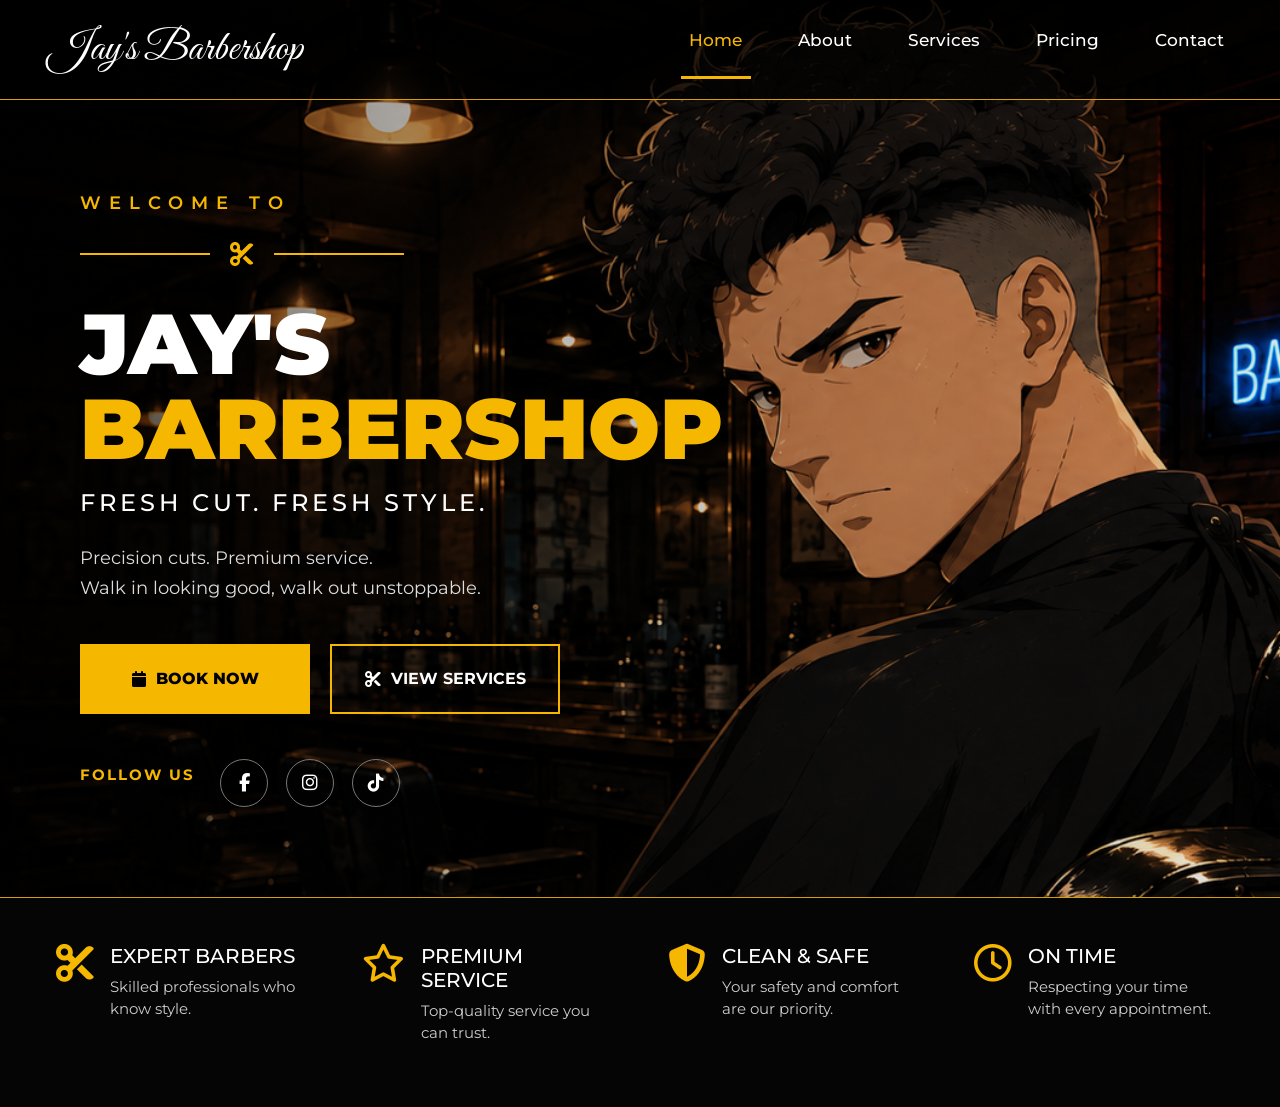
<file: index.html>
<!-- index.html -->

<!DOCTYPE html>
<html lang="en">
<head>
    <meta charset="UTF-8">
    <meta name="viewport" content="width=device-width, initial-scale=1.0">

    <title>Jay's Barbershop</title>

    <!-- BOOTSTRAP -->
    <link href="https://cdn.jsdelivr.net/npm/bootstrap@5.3.3/dist/css/bootstrap.min.css" rel="stylesheet">

    <!-- CUSTOM CSS -->
    <link rel="stylesheet" href="style.css">

    <!-- FONT AWESOME -->
    <link rel="stylesheet"
    href="https://cdnjs.cloudflare.com/ajax/libs/font-awesome/6.5.0/css/all.min.css"/>

    <!-- GOOGLE FONT -->
    <link href="https://fonts.googleapis.com/css2?family=Great+Vibes&family=Montserrat:wght@400;500;600;700;800;900&display=swap"
    rel="stylesheet">
</head>
<body>

    <!-- HERO -->
    <section class="hero">

        <!-- NAVBAR -->
        <nav class="navbar navbar-expand-lg custom-navbar">

            <div class="container-fluid px-5">

                <a class="navbar-brand logo" href="#">
                    Jay's Barbershop
                    <i class="fas fa-pole barber-icon"></i>
                </a>

                <button class="navbar-toggler bg-warning"
                    type="button"
                    data-bs-toggle="collapse"
                    data-bs-target="#navbarMenu">

                    <span class="navbar-toggler-icon"></span>

                </button>

                <div class="collapse navbar-collapse justify-content-end"
                    id="navbarMenu">

                    <ul class="navbar-nav">

                        <li class="nav-item">
                            <a class="nav-link active"
                            href="index.html">Home</a>
                        </li>

                        <li class="nav-item">
                            <a class="nav-link"
                            href="about.html">About</a>
                        </li>

                        <li class="nav-item">
                            <a class="nav-link"
                            href="services.html">Services</a>
                        </li>

                        <li class="nav-item">
                            <a class="nav-link"
                            href="pricing.html">Pricing</a>
                        </li>

                        <li class="nav-item">
                            <a class="nav-link"
                            href="contact.html">Contact</a>
                        </li>

                    </ul>

                </div>

            </div>

        </nav>

        <!-- HERO CONTENT -->
        <div class="hero-content container-fluid">

            <div class="row align-items-center">

                <div class="col-lg-7 left-content">

                    <p class="welcome">
                        WELCOME TO
                    </p>

                    <div class="line-icon">

                        <span></span>

                        <i class="fas fa-scissors"></i>

                        <span></span>

                    </div>

                    <h1>
                        JAY'S <br>
                        <span>BARBERSHOP</span>
                    </h1>

                    <h3>
                        FRESH CUT. FRESH STYLE.
                    </h3>

                    <p class="description">

                        Precision cuts.
                        Premium service.

                        <br>

                        Walk in looking good,
                        walk out unstoppable.

                    </p>

                    <!-- BUTTONS -->
                    <div class="buttons">

                        <a href="contact.html"
                        class="btn book-btn">

                            <i class="fas fa-calendar"></i>

                            BOOK NOW

                        </a>

                        <a href="services.html"
                        class="btn service-btn">

                            <i class="fas fa-scissors"></i>

                            VIEW SERVICES

                        </a>

                    </div>

                    <!-- SOCIALS -->
                    <div class="socials">

                        <p>FOLLOW US</p>

                        <div class="social-icons">

                            <a href="#">
                                <i class="fab fa-facebook-f"></i>
                            </a>

                            <a href="#">
                                <i class="fab fa-instagram"></i>
                            </a>

                            <a href="#">
                                <i class="fab fa-tiktok"></i>
                            </a>

                        </div>

                    </div>

                </div>

            </div>

        </div>

        <!-- FEATURES -->
        <div class="features container-fluid">

            <div class="row g-4">

                <!-- FEATURE -->
                <div class="col-lg-3 col-md-6">

                    <div class="card feature-box h-100">

                        <div class="card-body d-flex gap-3">

                            <i class="fas fa-scissors"></i>

                            <div>

                                <h4>EXPERT BARBERS</h4>

                                <p>
                                    Skilled professionals
                                    who know style.
                                </p>

                            </div>

                        </div>

                    </div>

                </div>

                <!-- FEATURE -->
                <div class="col-lg-3 col-md-6">

                    <div class="card feature-box h-100">

                        <div class="card-body d-flex gap-3">

                            <i class="far fa-star"></i>

                            <div>

                                <h4>PREMIUM SERVICE</h4>

                                <p>
                                    Top-quality service
                                    you can trust.
                                </p>

                            </div>

                        </div>

                    </div>

                </div>

                <!-- FEATURE -->
                <div class="col-lg-3 col-md-6">

                    <div class="card feature-box h-100">

                        <div class="card-body d-flex gap-3">

                            <i class="fas fa-shield-alt"></i>

                            <div>

                                <h4>CLEAN & SAFE</h4>

                                <p>
                                    Your safety and comfort
                                    are our priority.
                                </p>

                            </div>

                        </div>

                    </div>

                </div>

                <!-- FEATURE -->
                <div class="col-lg-3 col-md-6">

                    <div class="card feature-box h-100">

                        <div class="card-body d-flex gap-3">

                            <i class="far fa-clock"></i>

                            <div>

                                <h4>ON TIME</h4>

                                <p>
                                    Respecting your time
                                    with every appointment.
                                </p>

                            </div>

                        </div>

                    </div>

                </div>

            </div>

        </div>

    </section>

    <!-- BOOTSTRAP JS -->
    <script src="https://cdn.jsdelivr.net/npm/bootstrap@5.3.3/dist/js/bootstrap.bundle.min.js"></script>

    <!-- CUSTOM JS -->
    <script src="script.js"></script>

</body>
</html>
</file>
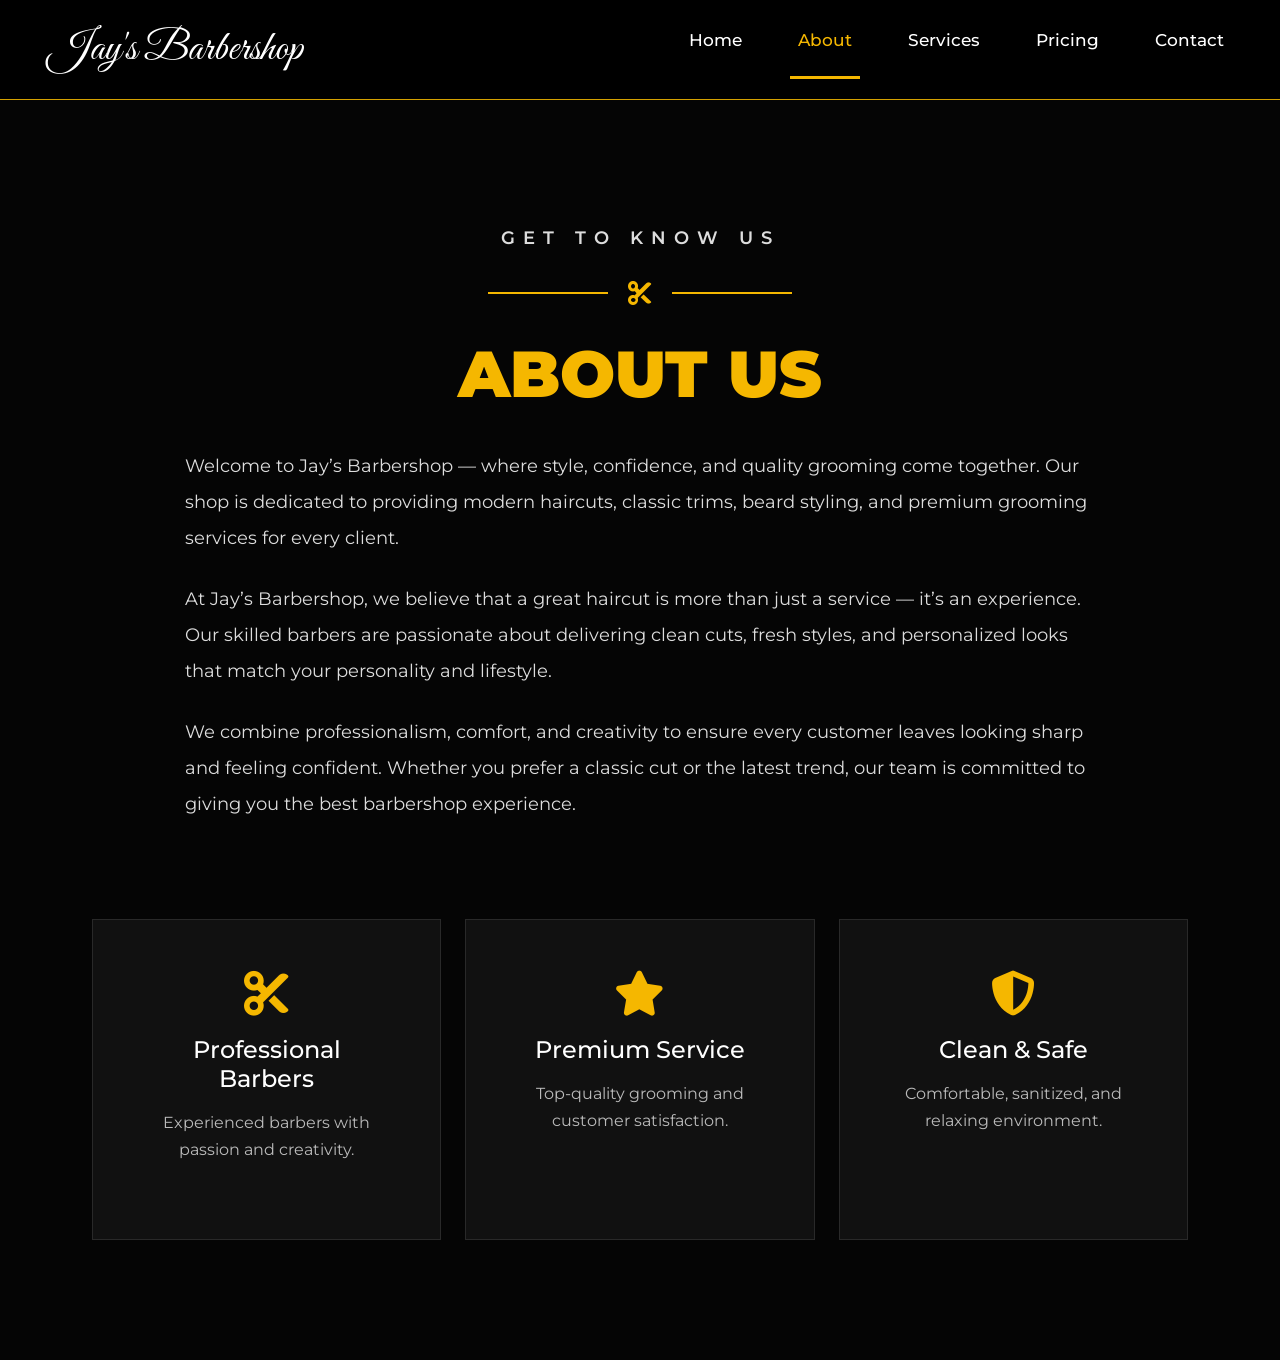
<file: about.html>
<!-- about.html -->

<!DOCTYPE html>
<html lang="en">
<head>
    <meta charset="UTF-8">
    <meta name="viewport" content="width=device-width, initial-scale=1.0">
    <title>About Us - Jay's Barbershop</title>

    <!-- BOOTSTRAP -->
    <link href="https://cdn.jsdelivr.net/npm/bootstrap@5.3.3/dist/css/bootstrap.min.css" rel="stylesheet">
    
    <!-- CUSTOM CSS -->
    <link rel="stylesheet" href="style.css">

    <!-- FONT AWESOME -->
    <link rel="stylesheet"
    href="https://cdnjs.cloudflare.com/ajax/libs/font-awesome/6.5.0/css/all.min.css"/>

    <!-- GOOGLE FONT -->
    <link href="https://fonts.googleapis.com/css2?family=Great+Vibes&family=Montserrat:wght@400;500;600;700;800;900&display=swap"
    rel="stylesheet">
</head>
<body>

    <!-- BOOTSTRAP NAVBAR -->
    <nav class="navbar navbar-expand-lg custom-navbar">

        <div class="container-fluid px-5">

            <a class="navbar-brand logo" href="index.html">
                Jay's Barbershop
                <i class="fas fa-pole barber-icon"></i>
            </a>

            <button class="navbar-toggler bg-warning"
                type="button"
                data-bs-toggle="collapse"
                data-bs-target="#navbarMenu">

                <span class="navbar-toggler-icon"></span>

            </button>

            <div class="collapse navbar-collapse justify-content-end" id="navbarMenu">

                <ul class="navbar-nav">

                    <li class="nav-item">
                        <a class="nav-link" href="index.html">Home</a>
                    </li>

                    <li class="nav-item">
                        <a class="nav-link active" href="about.html">About</a>
                    </li>

                    <li class="nav-item">
                        <a class="nav-link" href="services.html">Services</a>
                    </li>

                    <li class="nav-item">
                        <a class="nav-link" href="pricing.html">Pricing</a>
                    </li>

                    <li class="nav-item">
                        <a class="nav-link" href="contact.html">Contact</a>
                    </li>

                </ul>

            </div>

        </div>

    </nav>

    <!-- ABOUT SECTION -->
    <section class="about-section">

        <div class="container about-container">

            <div class="about-title text-center">

                <p>GET TO KNOW US</p>

                <div class="about-line justify-content-center">
                    <span></span>
                    <i class="fas fa-scissors"></i>
                    <span></span>
                </div>

                <h1>ABOUT US</h1>

            </div>

            <div class="row justify-content-center">

                <div class="col-lg-10">

                    <p>
                        Welcome to Jay’s Barbershop — where style, confidence,
                        and quality grooming come together. Our shop is dedicated
                        to providing modern haircuts, classic trims, beard styling,
                        and premium grooming services for every client.
                    </p>

                    <p>
                        At Jay’s Barbershop, we believe that a great haircut is more
                        than just a service — it’s an experience. Our skilled barbers
                        are passionate about delivering clean cuts, fresh styles,
                        and personalized looks that match your personality and lifestyle.
                    </p>

                    <p>
                        We combine professionalism, comfort, and creativity to ensure
                        every customer leaves looking sharp and feeling confident.
                        Whether you prefer a classic cut or the latest trend,
                        our team is committed to giving you the best barbershop experience.
                    </p>

                </div>

            </div>

            <!-- BOOTSTRAP CARDS -->
            <div class="row g-4 mt-5">

                <div class="col-lg-4 col-md-6">

                    <div class="card info-box h-100 text-center">

                        <div class="card-body">

                            <i class="fas fa-scissors"></i>

                            <h3>Professional Barbers</h3>

                            <p>
                                Experienced barbers with passion and creativity.
                            </p>

                        </div>

                    </div>

                </div>

                <div class="col-lg-4 col-md-6">

                    <div class="card info-box h-100 text-center">

                        <div class="card-body">

                            <i class="fas fa-star"></i>

                            <h3>Premium Service</h3>

                            <p>
                                Top-quality grooming and customer satisfaction.
                            </p>

                        </div>

                    </div>

                </div>

                <div class="col-lg-4 col-md-12">

                    <div class="card info-box h-100 text-center">

                        <div class="card-body">

                            <i class="fas fa-shield-alt"></i>

                            <h3>Clean & Safe</h3>

                            <p>
                                Comfortable, sanitized, and relaxing environment.
                            </p>

                        </div>

                    </div>

                </div>

            </div>

        </div>

    </section>

    <!-- BOOTSTRAP JS -->
    <script src="https://cdn.jsdelivr.net/npm/bootstrap@5.3.3/dist/js/bootstrap.bundle.min.js"></script>

</body>
</html>
</file>
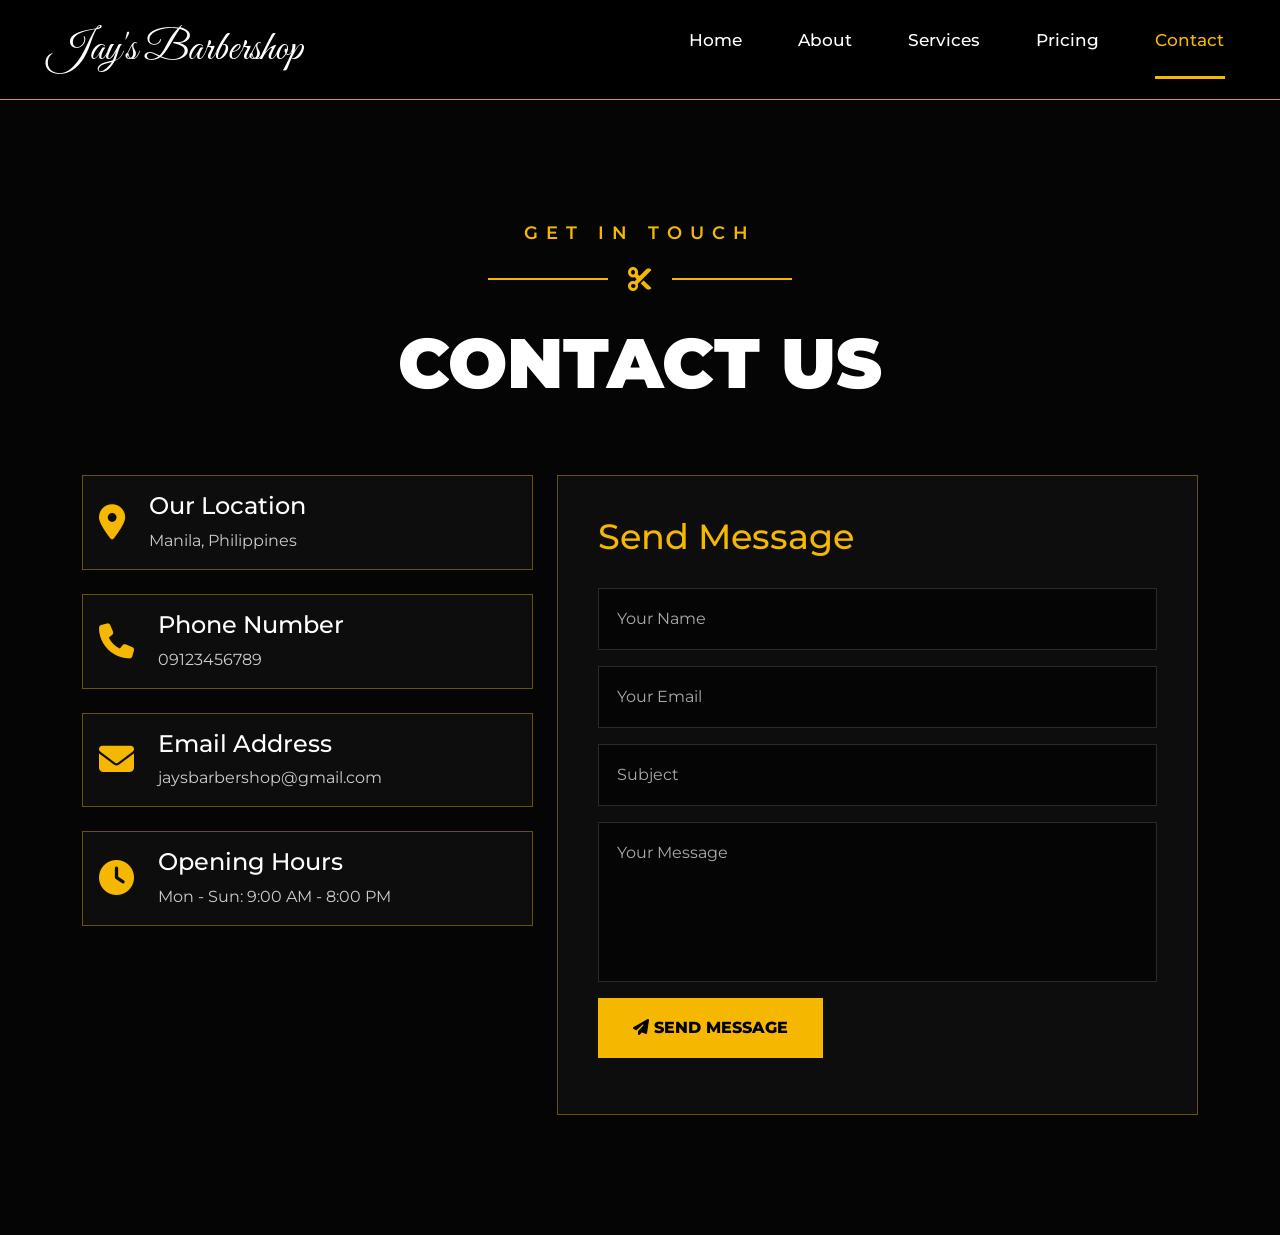
<file: contact.html>
<!-- contact.html -->

<!DOCTYPE html>
<html lang="en">
<head>
    <meta charset="UTF-8">
    <meta name="viewport" content="width=device-width, initial-scale=1.0">
    <title>Contact - Jay's Barbershop</title>

    <!-- BOOTSTRAP -->
    <link href="https://cdn.jsdelivr.net/npm/bootstrap@5.3.3/dist/css/bootstrap.min.css" rel="stylesheet">

    <!-- CSS -->
    <link rel="stylesheet" href="style.css">

    <!-- FONT AWESOME -->
    <link rel="stylesheet"
    href="https://cdnjs.cloudflare.com/ajax/libs/font-awesome/6.5.0/css/all.min.css"/>

    <!-- GOOGLE FONT -->
    <link href="https://fonts.googleapis.com/css2?family=Great+Vibes&family=Montserrat:wght@400;500;600;700;800;900&display=swap"
    rel="stylesheet">
</head>
<body>

    <!-- BOOTSTRAP NAVBAR -->
    <nav class="navbar navbar-expand-lg custom-navbar">

        <div class="container-fluid px-5">

            <a class="navbar-brand logo" href="index.html">
                Jay's Barbershop
                <i class="fas fa-pole barber-icon"></i>
            </a>

            <button class="navbar-toggler bg-warning"
                type="button"
                data-bs-toggle="collapse"
                data-bs-target="#navbarMenu">

                <span class="navbar-toggler-icon"></span>

            </button>

            <div class="collapse navbar-collapse justify-content-end" id="navbarMenu">

                <ul class="navbar-nav">

                    <li class="nav-item">
                        <a class="nav-link" href="index.html">Home</a>
                    </li>

                    <li class="nav-item">
                        <a class="nav-link" href="about.html">About</a>
                    </li>

                    <li class="nav-item">
                        <a class="nav-link" href="services.html">Services</a>
                    </li>

                    <li class="nav-item">
                        <a class="nav-link" href="pricing.html">Pricing</a>
                    </li>

                    <li class="nav-item">
                        <a class="nav-link active" href="contact.html">Contact</a>
                    </li>

                </ul>

            </div>

        </div>

    </nav>

    <!-- CONTACT SECTION -->
    <section class="contact-section">

        <div class="contact-title text-center">

            <p>GET IN TOUCH</p>

            <div class="contact-line justify-content-center">
                <span></span>
                <i class="fas fa-scissors"></i>
                <span></span>
            </div>

            <h1>CONTACT US</h1>

        </div>

        <div class="container">

            <div class="row g-4 align-items-stretch">

                <!-- CONTACT INFO -->
                <div class="col-lg-5">

                    <div class="row g-4">

                        <div class="col-12">
                            <div class="card contact-box h-100">
                                <div class="card-body d-flex align-items-center gap-4">
                                    <i class="fas fa-location-dot"></i>
                                    <div>
                                        <h3>Our Location</h3>
                                        <p>Manila, Philippines</p>
                                    </div>
                                </div>
                            </div>
                        </div>

                        <div class="col-12">
                            <div class="card contact-box h-100">
                                <div class="card-body d-flex align-items-center gap-4">
                                    <i class="fas fa-phone"></i>
                                    <div>
                                        <h3>Phone Number</h3>
                                        <p>09123456789</p>
                                    </div>
                                </div>
                            </div>
                        </div>

                        <div class="col-12">
                            <div class="card contact-box h-100">
                                <div class="card-body d-flex align-items-center gap-4">
                                    <i class="fas fa-envelope"></i>
                                    <div>
                                        <h3>Email Address</h3>
                                        <p>jaysbarbershop@gmail.com</p>
                                    </div>
                                </div>
                            </div>
                        </div>

                        <div class="col-12">
                            <div class="card contact-box h-100">
                                <div class="card-body d-flex align-items-center gap-4">
                                    <i class="fas fa-clock"></i>
                                    <div>
                                        <h3>Opening Hours</h3>
                                        <p>Mon - Sun: 9:00 AM - 8:00 PM</p>
                                    </div>
                                </div>
                            </div>
                        </div>

                    </div>

                </div>

                <!-- CONTACT FORM -->
                <div class="col-lg-7">

                    <form class="contact-form h-100" id="contactForm">

                        <h2>Send Message</h2>

                        <div class="mb-3">
                            <input type="text" id="name" class="form-control" placeholder="Your Name">
                        </div>

                        <div class="mb-3">
                            <input type="email" id="email" class="form-control" placeholder="Your Email">
                        </div>

                        <div class="mb-3">
                            <input type="text" id="subject" class="form-control" placeholder="Subject">
                        </div>

                        <div class="mb-3">
                            <textarea id="message" class="form-control" placeholder="Your Message"></textarea>
                        </div>

                        <button type="submit" class="btn contact-btn">
                            <i class="fas fa-paper-plane"></i>
                            SEND MESSAGE
                        </button>

                        <p id="formMessage" class="mt-3"></p>

                    </form>

                </div>

            </div>

        </div>

    </section>

    <!-- BOOTSTRAP JS -->
    <script src="https://cdn.jsdelivr.net/npm/bootstrap@5.3.3/dist/js/bootstrap.bundle.min.js"></script>

    <!-- CUSTOM JS -->
    <script src="script.js"></script>

</body>
</html>
</file>
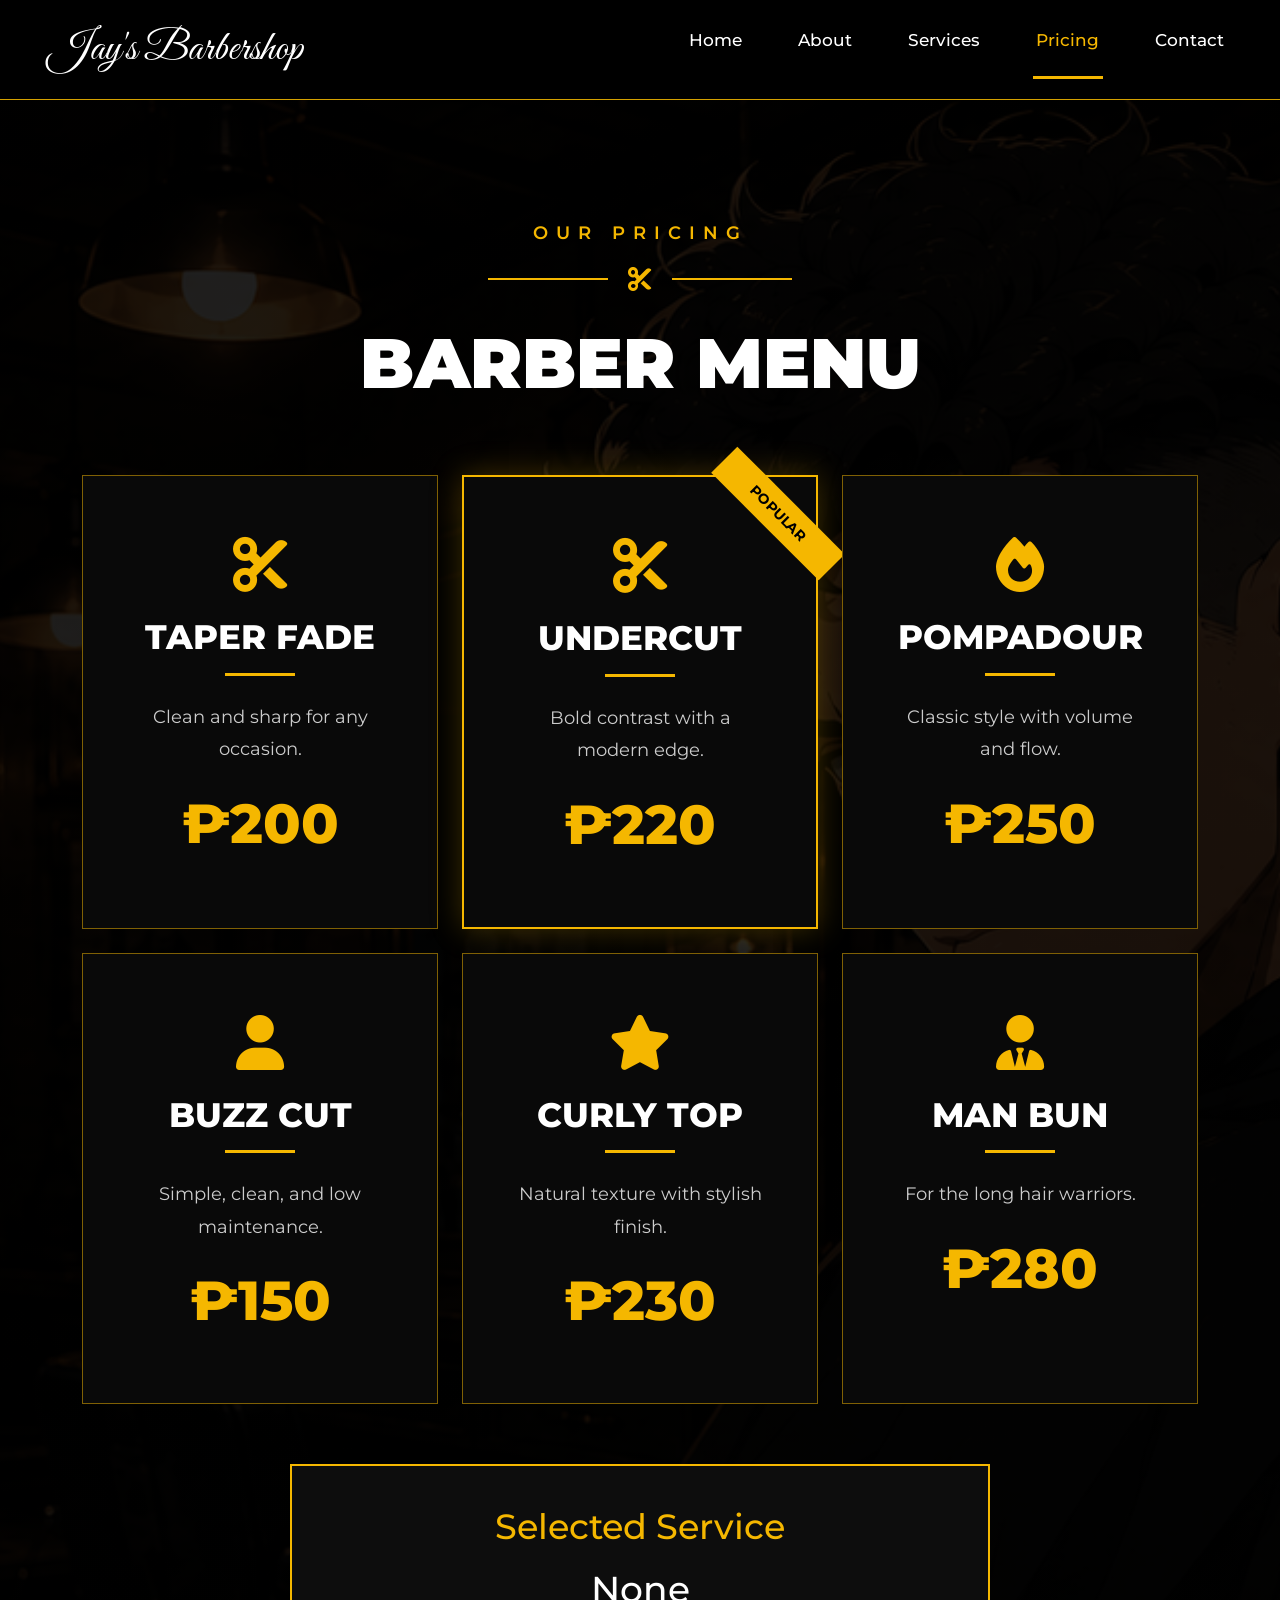
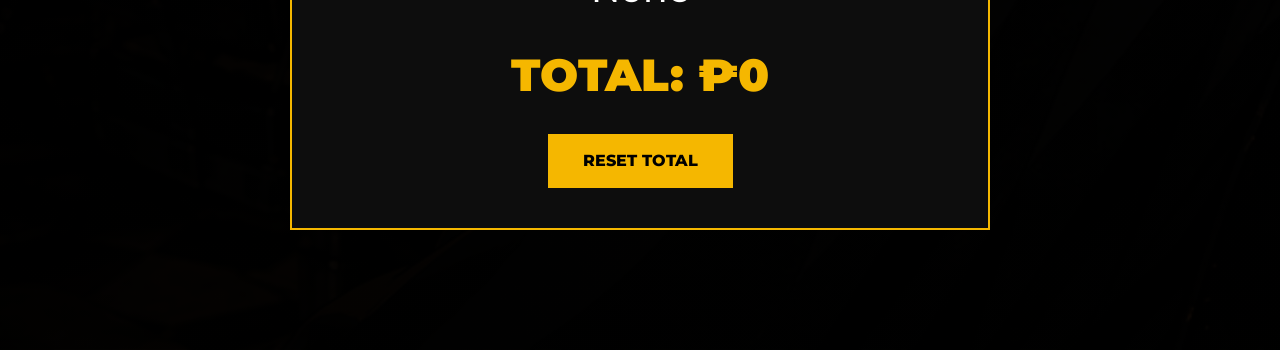
<file: pricing.html>
<!-- pricing.html -->

<!DOCTYPE html>
<html lang="en">
<head>
    <meta charset="UTF-8">
    <meta name="viewport" content="width=device-width, initial-scale=1.0">
    <title>Pricing - Jay's Barbershop</title>

    <!-- BOOTSTRAP -->
    <link href="https://cdn.jsdelivr.net/npm/bootstrap@5.3.3/dist/css/bootstrap.min.css" rel="stylesheet">

    <!-- CSS -->
    <link rel="stylesheet" href="style.css">

    <!-- FONT AWESOME -->
    <link rel="stylesheet"
    href="https://cdnjs.cloudflare.com/ajax/libs/font-awesome/6.5.0/css/all.min.css"/>

    <!-- GOOGLE FONT -->
    <link href="https://fonts.googleapis.com/css2?family=Great+Vibes&family=Montserrat:wght@400;500;600;700;800;900&display=swap"
    rel="stylesheet">
</head>
<body>

    <!-- BOOTSTRAP NAVBAR -->
    <nav class="navbar navbar-expand-lg custom-navbar">

        <div class="container-fluid px-5">

            <a class="navbar-brand logo" href="index.html">
                Jay's Barbershop
                <i class="fas fa-pole barber-icon"></i>
            </a>

            <button class="navbar-toggler bg-warning"
                type="button"
                data-bs-toggle="collapse"
                data-bs-target="#navbarMenu">

                <span class="navbar-toggler-icon"></span>

            </button>

            <div class="collapse navbar-collapse justify-content-end" id="navbarMenu">

                <ul class="navbar-nav">

                    <li class="nav-item">
                        <a class="nav-link" href="index.html">Home</a>
                    </li>

                    <li class="nav-item">
                        <a class="nav-link" href="about.html">About</a>
                    </li>

                    <li class="nav-item">
                        <a class="nav-link" href="services.html">Services</a>
                    </li>

                    <li class="nav-item">
                        <a class="nav-link active" href="pricing.html">Pricing</a>
                    </li>

                    <li class="nav-item">
                        <a class="nav-link" href="contact.html">Contact</a>
                    </li>

                </ul>

            </div>

        </div>

    </nav>

    <!-- PRICING SECTION -->
    <section class="pricing-section">

        <div class="pricing-title text-center">

            <p>OUR PRICING</p>

            <div class="pricing-line justify-content-center">
                <span></span>
                <i class="fas fa-scissors"></i>
                <span></span>
            </div>

            <h1>BARBER MENU</h1>

        </div>

        <!-- BOOTSTRAP PRICING CARDS -->
        <div class="container">

            <div class="row g-4">

                <div class="col-lg-4 col-md-6">
                    <div class="card price-card h-100" onclick="addService('Taper Fade', 200)">
                        <div class="card-body">
                            <i class="fas fa-scissors"></i>
                            <h3>TAPER FADE</h3>
                            <div class="small-line"></div>
                            <p>Clean and sharp for any occasion.</p>
                            <h2>₱200</h2>
                        </div>
                    </div>
                </div>

                <div class="col-lg-4 col-md-6">
                    <div class="card price-card featured h-100" onclick="addService('Undercut', 220)">
                        <div class="popular-tag">POPULAR</div>
                        <div class="card-body">
                            <i class="fas fa-cut"></i>
                            <h3>UNDERCUT</h3>
                            <div class="small-line"></div>
                            <p>Bold contrast with a modern edge.</p>
                            <h2>₱220</h2>
                        </div>
                    </div>
                </div>

                <div class="col-lg-4 col-md-6">
                    <div class="card price-card h-100" onclick="addService('Pompadour', 250)">
                        <div class="card-body">
                            <i class="fas fa-fire"></i>
                            <h3>POMPADOUR</h3>
                            <div class="small-line"></div>
                            <p>Classic style with volume and flow.</p>
                            <h2>₱250</h2>
                        </div>
                    </div>
                </div>

                <div class="col-lg-4 col-md-6">
                    <div class="card price-card h-100" onclick="addService('Buzz Cut', 150)">
                        <div class="card-body">
                            <i class="fas fa-user"></i>
                            <h3>BUZZ CUT</h3>
                            <div class="small-line"></div>
                            <p>Simple, clean, and low maintenance.</p>
                            <h2>₱150</h2>
                        </div>
                    </div>
                </div>

                <div class="col-lg-4 col-md-6">
                    <div class="card price-card h-100" onclick="addService('Curly Top', 230)">
                        <div class="card-body">
                            <i class="fas fa-star"></i>
                            <h3>CURLY TOP</h3>
                            <div class="small-line"></div>
                            <p>Natural texture with stylish finish.</p>
                            <h2>₱230</h2>
                        </div>
                    </div>
                </div>

                <div class="col-lg-4 col-md-6">
                    <div class="card price-card h-100" onclick="addService('Man Bun', 280)">
                        <div class="card-body">
                            <i class="fas fa-user-tie"></i>
                            <h3>MAN BUN</h3>
                            <div class="small-line"></div>
                            <p>For the long hair warriors.</p>
                            <h2>₱280</h2>
                        </div>
                    </div>
                </div>

            </div>

        </div>

        <!-- CLICK CALCULATOR -->
        <div class="container">

            <div class="calculator-display">

                <h2>Selected Service</h2>

                <h3 id="selectedService">None</h3>

                <div class="total-box">
                    TOTAL:
                    <span>₱<span id="totalPrice">0</span></span>
                </div>

                <button class="reset-btn" onclick="resetTotal()">
                    RESET TOTAL
                </button>

            </div>

        </div>

    </section>

    <!-- JS -->
    <script src="script.js"></script>

    <!-- BOOTSTRAP JS -->
    <script src="https://cdn.jsdelivr.net/npm/bootstrap@5.3.3/dist/js/bootstrap.bundle.min.js"></script>

</body>
</html>
</file>
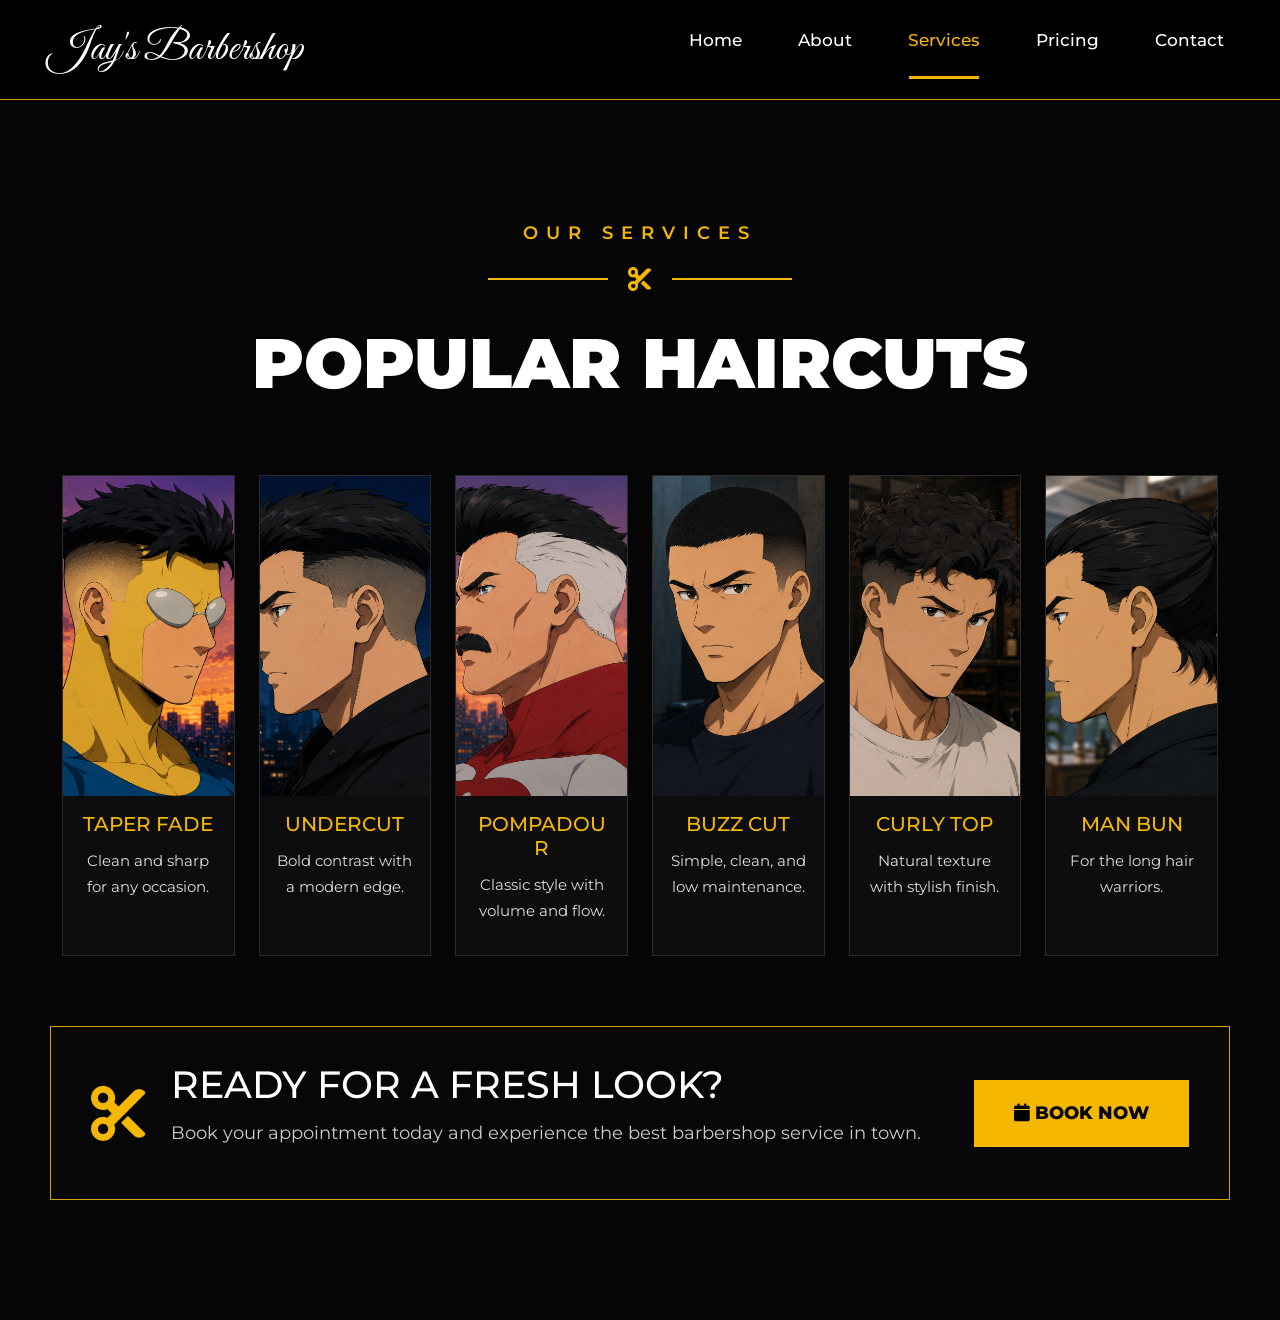
<file: services.html>
<!-- SERVICES PAGE -->

<!DOCTYPE html>
<html lang="en">
<head>
    <meta charset="UTF-8">
    <meta name="viewport"
    content="width=device-width, initial-scale=1.0">

    <title>Services - Jay's Barbershop</title>

    <!-- BOOTSTRAP -->
    <link href="https://cdn.jsdelivr.net/npm/bootstrap@5.3.3/dist/css/bootstrap.min.css"
    rel="stylesheet">

    <!-- CSS -->
    <link rel="stylesheet" href="style.css">

    <!-- FONT AWESOME -->
    <link rel="stylesheet"
    href="https://cdnjs.cloudflare.com/ajax/libs/font-awesome/6.5.0/css/all.min.css"/>

    <!-- GOOGLE FONT -->
    <link href="https://fonts.googleapis.com/css2?family=Great+Vibes&family=Montserrat:wght@400;500;600;700;800;900&display=swap"
    rel="stylesheet">

</head>
<body>

    <!-- BOOTSTRAP NAVBAR -->
    <nav class="navbar navbar-expand-lg custom-navbar">

        <div class="container-fluid px-5">

            <a class="navbar-brand logo"
            href="index.html">

                Jay's Barbershop

                <i class="fas fa-pole barber-icon"></i>

            </a>

            <button class="navbar-toggler bg-warning"
                type="button"
                data-bs-toggle="collapse"
                data-bs-target="#navbarMenu">

                <span class="navbar-toggler-icon"></span>

            </button>

            <div class="collapse navbar-collapse justify-content-end"
                id="navbarMenu">

                <ul class="navbar-nav">

                    <li class="nav-item">
                        <a class="nav-link"
                        href="index.html">Home</a>
                    </li>

                    <li class="nav-item">
                        <a class="nav-link"
                        href="about.html">About</a>
                    </li>

                    <li class="nav-item">
                        <a class="nav-link active"
                        href="services.html">Services</a>
                    </li>

                    <li class="nav-item">
                        <a class="nav-link"
                        href="pricing.html">Pricing</a>
                    </li>

                    <li class="nav-item">
                        <a class="nav-link"
                        href="contact.html">Contact</a>
                    </li>

                </ul>

            </div>

        </div>

    </nav>

    <!-- SERVICES -->
    <section class="services-section">

        <!-- TITLE -->
        <div class="services-title">

            <p>OUR SERVICES</p>

            <div class="services-line">

                <span></span>

                <i class="fas fa-scissors"></i>

                <span></span>

            </div>

            <h1>POPULAR HAIRCUTS</h1>

        </div>

        <!-- BOOTSTRAP GRID -->
        <div class="container-fluid">

            <div class="row g-4">

                <!-- CARD -->
                <div class="col-xl-2 col-lg-4 col-md-6">

                    <div class="card service-card h-100">

                        <img src="images/hair2.png"
                        alt="Taper Fade">

                        <div class="card-body service-content">

                            <h3>TAPER FADE</h3>

                            <p>
                                Clean and sharp
                                for any occasion.
                            </p>

                        </div>

                    </div>

                </div>

                <!-- CARD -->
                <div class="col-xl-2 col-lg-4 col-md-6">

                    <div class="card service-card h-100">

                        <img src="images/hair3.png"
                        alt="Undercut">

                        <div class="card-body service-content">

                            <h3>UNDERCUT</h3>

                            <p>
                                Bold contrast
                                with a modern edge.
                            </p>

                        </div>

                    </div>

                </div>

                <!-- CARD -->
                <div class="col-xl-2 col-lg-4 col-md-6">

                    <div class="card service-card h-100">

                        <img src="images/hair4.png"
                        alt="Pompadour">

                        <div class="card-body service-content">

                            <h3>POMPADOUR</h3>

                            <p>
                                Classic style
                                with volume and flow.
                            </p>

                        </div>

                    </div>

                </div>

                <!-- CARD -->
                <div class="col-xl-2 col-lg-4 col-md-6">

                    <div class="card service-card h-100">

                        <img src="images/hair5.png"
                        alt="Buzz Cut">

                        <div class="card-body service-content">

                            <h3>BUZZ CUT</h3>

                            <p>
                                Simple, clean,
                                and low maintenance.
                            </p>

                        </div>

                    </div>

                </div>

                <!-- CARD -->
                <div class="col-xl-2 col-lg-4 col-md-6">

                    <div class="card service-card h-100">

                        <img src="images/hair6.png"
                        alt="Curly Top">

                        <div class="card-body service-content">

                            <h3>CURLY TOP</h3>

                            <p>
                                Natural texture
                                with stylish finish.
                            </p>

                        </div>

                    </div>

                </div>

                <!-- CARD -->
                <div class="col-xl-2 col-lg-4 col-md-6">

                    <div class="card service-card h-100">

                        <img src="images/hair7.png"
                        alt="Man Bun">

                        <div class="card-body service-content">

                            <h3>MAN BUN</h3>

                            <p>
                                For the long
                                hair warriors.
                            </p>

                        </div>

                    </div>

                </div>

            </div>

        </div>

        <!-- BOOKING -->
        <div class="booking-box">

            <div class="booking-left">

                <i class="fas fa-scissors"></i>

                <div>

                    <h2>
                        READY FOR A FRESH LOOK?
                    </h2>

                    <p>
                        Book your appointment today
                        and experience the best
                        barbershop service in town.
                    </p>

                </div>

            </div>

            <a href="contact.html"
            class="btn book-now-btn">

                <i class="fas fa-calendar"></i>

                BOOK NOW

            </a>

        </div>

    </section>

    <!-- BOOTSTRAP JS -->
    <script src="https://cdn.jsdelivr.net/npm/bootstrap@5.3.3/dist/js/bootstrap.bundle.min.js"></script>

</body>
</html>
</file>
<file: style.css>
*{
    margin:0;
    padding:0;
    box-sizing:border-box;
    font-family:'Montserrat',sans-serif;
}

body{
    background:#000;
    color:#fff;
}

/* NAVBAR */

.custom-navbar{
    min-height:100px;
    background:rgba(0,0,0,.75);
    border-bottom:1px solid #d4a100;
}

.logo{
    font-family:'Great Vibes',cursive;
    font-size:42px !important;
    color:#fff !important;
    text-decoration:none;
}

.barber-icon{
    color:#f5b700;
    margin-left:10px;
    font-size:25px;
}

.custom-navbar .navbar-nav{
    gap:40px;
}

.custom-navbar .nav-link{
    color:#fff !important;
    font-size:17px;
    font-weight:500;
    position:relative;
    padding-bottom:25px !important;
}

.custom-navbar .nav-link:hover,
.custom-navbar .nav-link.active{
    color:#f5b700 !important;
}

.custom-navbar .nav-link.active::after{
    content:"";
    width:70px;
    height:3px;
    background:#f5b700;
    position:absolute;
    left:50%;
    transform:translateX(-50%);
    bottom:0;
}

/* HERO */

.hero{
    min-height:100vh;
    background:
    linear-gradient(to right,
    rgba(0,0,0,.55) 0%,
    rgba(0,0,0,.25) 45%,
    rgba(0,0,0,.08) 100%),
    url("images/hero.png");
    background-size:cover;
    background-position:center;
    background-repeat:no-repeat;
    overflow:hidden;
}

.hero-content{
    padding:90px 80px;
}

.left-content{
    width:55%;
    max-width:700px;
}

.welcome{
    color:#f5b700;
    font-size:18px;
    font-weight:600;
    letter-spacing:8px;
    margin-bottom:25px;
}

.line-icon{
    display:flex;
    align-items:center;
    gap:20px;
    margin-bottom:35px;
}

.line-icon span{
    width:130px;
    height:2px;
    background:#f5b700;
}

.line-icon i{
    color:#f5b700;
    font-size:24px;
}

.left-content h1{
    font-size:85px;
    line-height:1;
    font-weight:900;
    margin-bottom:18px;
}

.left-content h1 span{
    color:#f5b700;
}

.left-content h3{
    font-size:24px;
    letter-spacing:4px;
    margin-bottom:25px;
}

.description{
    font-size:18px;
    line-height:1.7;
    color:#ddd;
    margin-bottom:40px;
}

/* BUTTONS */

.buttons{
    display:flex;
    gap:20px;
    margin-bottom:45px;
}

.buttons .btn{
    min-width:230px;
    height:70px;
    display:flex;
    align-items:center;
    justify-content:center;
    font-size:16px;
    font-weight:700;
    border-radius:0;
    transition:.3s;
}

.book-btn,
.book-now-btn,
.contact-btn,
.reset-btn{
    background:#f5b700 !important;
    color:#000 !important;
    border:none !important;
    font-weight:800 !important;
    border-radius:0 !important;
}

.service-btn{
    background:transparent !important;
    color:#fff !important;
    border:2px solid #f5b700 !important;
}

.service-btn:hover,
.book-btn:hover,
.book-now-btn:hover,
.contact-btn:hover,
.reset-btn:hover{
    transform:translateY(-4px);
}

.service-btn:hover{
    background:#f5b700 !important;
    color:#000 !important;
}

.buttons .btn i{
    margin-right:10px;
}

/* SOCIALS */

.socials{
    display:flex;
    align-items:center;
    gap:25px;
}

.socials p{
    color:#f5b700;
    font-weight:700;
    font-size:15px;
    letter-spacing:2px;
}

.social-icons{
    display:flex;
    gap:18px;
}

.social-icons a{
    width:48px;
    height:48px;
    border-radius:50%;
    border:1px solid #777;
    display:flex;
    align-items:center;
    justify-content:center;
    color:#fff;
    text-decoration:none;
    font-size:18px;
    transition:.3s;
}

.social-icons a:hover{
    background:#f5b700;
    color:#000;
}

/* FEATURES */

.features{
    background:#050505;
    border-top:1px solid #d4a100;
    padding:30px 40px;
}

.feature-box{
    background:transparent !important;
    border:none !important;
    color:#fff !important;
}

.feature-box .card-body{
    background:transparent !important;
}

.feature-box i{
    color:#f5b700;
    font-size:38px;
}

.feature-box h4{
    font-size:20px;
    margin-bottom:8px;
}

.feature-box p{
    color:#ccc;
    font-size:15px;
    line-height:1.5;
}

/* ABOUT */

.about-section{
    min-height:100vh;
    background:#050505;
    color:#fff;
    padding:120px 80px;
}

.about-title p,
.services-title p,
.pricing-title p,
.contact-title p{
    color:#f5b700;
    letter-spacing:8px;
    font-size:18px;
    font-weight:600;
    margin-bottom:20px;
}

.about-line,
.services-line,
.pricing-line,
.contact-line{
    display:flex;
    align-items:center;
    justify-content:center;
    gap:20px;
    margin-bottom:30px;
}

.about-line span,
.services-line span,
.pricing-line span,
.contact-line span{
    width:120px;
    height:2px;
    background:#f5b700;
}

.about-line i,
.services-line i,
.pricing-line i,
.contact-line i{
    color:#f5b700;
    font-size:24px;
}

.about-title h1{
    font-size:65px;
    color:#f5b700;
    margin-bottom:35px;
    font-weight:900;
}

.about-container p{
    font-size:18px;
    line-height:2;
    color:#ddd;
    margin-bottom:25px;
}

.info-box{
    background:#111 !important;
    padding:35px;
    border:1px solid rgba(255,255,255,.1) !important;
    color:#fff !important;
    transition:.3s;
    border-radius:0 !important;
}

.info-box:hover{
    transform:translateY(-5px);
    border-color:#f5b700 !important;
}

.info-box i{
    font-size:45px;
    color:#f5b700;
    margin-bottom:20px;
}

.info-box h3{
    font-size:24px;
    margin-bottom:15px;
}

.info-box p{
    font-size:16px;
    line-height:1.7;
    color:#bbb;
}

/* SERVICES */

.services-section{
    min-height:100vh;
    background:#050505;
    padding:120px 50px;
    color:#fff;
}

.services-title,
.pricing-title,
.contact-title{
    text-align:center;
    margin-bottom:70px;
}

.services-title h1,
.pricing-title h1,
.contact-title h1{
    font-size:70px;
    color:#fff;
    font-weight:900;
}

.service-card{
    background:#0d0d0d !important;
    border:1px solid rgba(255,255,255,.12) !important;
    overflow:hidden;
    transition:.4s;
    border-radius:0 !important;
}

.service-card:hover{
    transform:translateY(-8px);
    border-color:#f5b700 !important;
}

.service-card img{
    width:100%;
    height:320px;
    object-fit:cover;
}

.service-content{
    text-align:center;
    background:#0d0d0d;
}

.service-content h3{
    color:#f5b700;
    font-size:20px;
    margin-bottom:12px;
}

.service-content p{
    color:#ddd;
    font-size:15px;
    line-height:1.7;
}

.booking-box{
    margin-top:70px;
    border:1px solid #d4a100;
    padding:35px 40px;
    display:flex;
    align-items:center;
    justify-content:space-between;
    background:#070707;
}

.booking-left{
    display:flex;
    align-items:center;
    gap:25px;
}

.booking-left i{
    font-size:55px;
    color:#f5b700;
}

.booking-left h2{
    font-size:38px;
    margin-bottom:10px;
}

.booking-left p{
    color:#ccc;
    font-size:18px;
    line-height:1.7;
}

.book-now-btn{
    padding:20px 40px !important;
    font-size:18px !important;
}

/* PRICING */

.pricing-section{
    min-height:100vh;
    background:
    linear-gradient(rgba(0,0,0,.88), rgba(0,0,0,.88)),
    url("images/hero.png");
    background-size:cover;
    background-position:center;
    padding:120px 60px;
    color:#fff;
}

.price-card{
    background:#090909 !important;
    border:1px solid rgba(245,183,0,.5) !important;
    padding:45px 35px;
    text-align:center;
    position:relative;
    transition:.4s;
    cursor:pointer;
    border-radius:0 !important;
    color:#fff !important;
}

.price-card:hover{
    transform:translateY(-8px);
    box-shadow:0 0 25px rgba(245,183,0,.2);
}

.price-card.featured{
    border:2px solid #f5b700 !important;
    box-shadow:0 0 30px rgba(245,183,0,.25);
}

.price-card .card-body{
    background:transparent !important;
}

.popular-tag{
    position:absolute;
    top:18px;
    right:-38px;
    background:#f5b700;
    color:#000;
    padding:8px 40px;
    font-size:14px;
    font-weight:700;
    transform:rotate(45deg);
}

.price-card i{
    font-size:55px;
    color:#f5b700 !important;
    margin-bottom:25px;
}

.price-card h3{
    color:#fff !important;
    font-size:34px !important;
    font-weight:800 !important;
    margin-bottom:15px;
}

.small-line{
    width:70px;
    height:3px;
    background:#f5b700;
    margin:0 auto 25px;
}

.price-card p{
    color:#ccc !important;
    font-size:18px;
    line-height:1.8;
    margin-bottom:25px;
}

.price-card h2{
    color:#f5b700 !important;
    font-size:55px;
    font-weight:800;
}

.calculator-display{
    margin-top:60px;
    background:#0d0d0d;
    border:2px solid #f5b700;
    padding:40px;
    text-align:center;
    max-width:700px;
    margin-left:auto;
    margin-right:auto;
}

.calculator-display h2{
    color:#f5b700;
    margin-bottom:20px;
    font-size:35px;
}

.calculator-display h3{
    font-size:36px;
    margin-bottom:30px;
    color:#fff;
}

.total-box{
    font-size:45px;
    font-weight:900;
    color:#f5b700;
    margin-bottom:25px;
}

.reset-btn{
    padding:15px 35px;
    font-size:16px;
}

/* CONTACT */

.contact-section{
    min-height:100vh;
    background:#050505;
    color:#fff;
    padding:120px 60px;
}

.contact-box{
    background:#0d0d0d !important;
    border:1px solid rgba(245,183,0,.4) !important;
    color:#fff !important;
    transition:.3s;
    border-radius:0 !important;
}

.contact-box:hover{
    transform:translateY(-5px);
    border-color:#f5b700 !important;
}

.contact-box i{
    font-size:35px;
    color:#f5b700;
}

.contact-box h3{
    font-size:24px;
    margin-bottom:8px;
}

.contact-box p{
    color:#ccc;
    font-size:16px;
    margin-bottom:0;
}

.contact-form{
    background:#0d0d0d;
    border:1px solid rgba(245,183,0,.4);
    padding:40px;
}

.contact-form h2{
    font-size:35px;
    color:#f5b700;
    margin-bottom:30px;
}

.contact-form .form-control{
    width:100%;
    padding:18px;
    background:#050505 !important;
    border:1px solid rgba(255,255,255,.15) !important;
    color:#fff !important;
    font-size:16px;
    border-radius:0 !important;
}

.contact-form .form-control::placeholder{
    color:#aaa;
}

.contact-form .form-control:focus{
    border-color:#f5b700 !important;
    box-shadow:none !important;
}

.contact-form textarea{
    height:160px;
    resize:none;
}

.contact-btn{
    padding:18px 35px !important;
    font-size:16px !important;
}

/* RESPONSIVE */

@media(max-width:992px){

    .hero-content{
        text-align:center;
    }

    .left-content{
        width:100%;
        max-width:100%;
    }

    .buttons,
    .socials,
    .line-icon{
        justify-content:center;
    }

    .booking-box{
        flex-direction:column;
        text-align:center;
        gap:30px;
    }

    .booking-left{
        flex-direction:column;
    }
}

@media(max-width:768px){

    .hero-content{
        padding:70px 25px;
    }

    .left-content h1{
        font-size:52px;
    }

    .left-content h3{
        font-size:18px;
    }

    .description{
        font-size:16px;
    }

    .buttons{
        flex-direction:column;
        align-items:center;
    }

    .buttons .btn{
        width:100%;
        max-width:320px;
    }

    .about-section,
    .services-section,
    .pricing-section,
    .contact-section{
        padding:90px 25px;
    }

    .about-title h1,
    .services-title h1,
    .pricing-title h1,
    .contact-title h1{
        font-size:45px;
    }

    .booking-left h2{
        font-size:28px;
    }

    .booking-left p{
        font-size:16px;
    }

    .price-card h3{
        font-size:26px !important;
    }

    .price-card h2{
        font-size:42px;
    }

    .calculator-display h3{
        font-size:28px;
    }

    .total-box{
        font-size:35px;
    }
}
</file>
